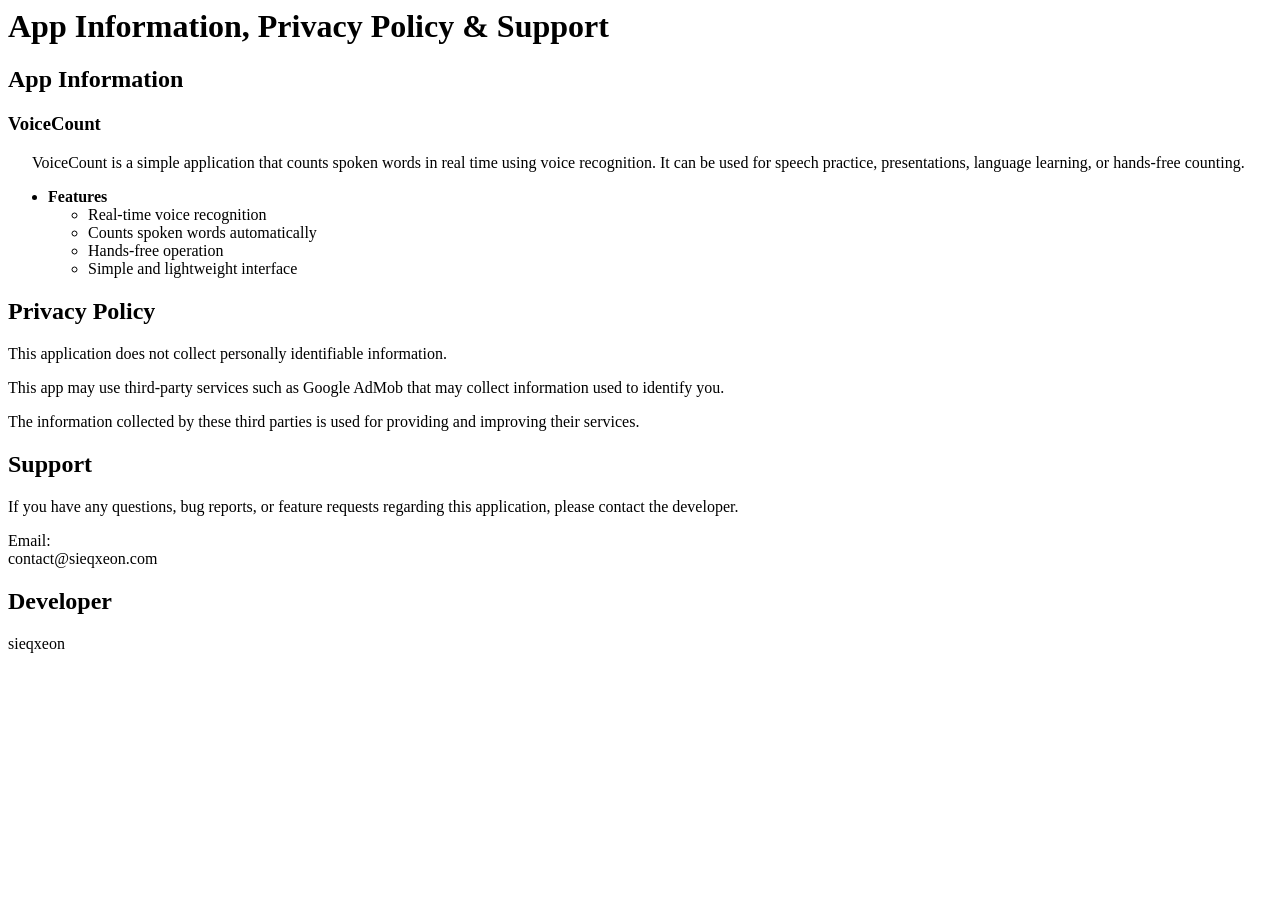
<file: index.html>
<html>
<head>
<meta charset="utf-8">
<title>Policy, Support & App Information</title>
</head>

<body>

<h1>App Information, Privacy Policy & Support</h1>

<h2>App Information</h2>

<h3>VoiceCount</h3>

<p style="text-indent:1.5em;">
VoiceCount is a simple application that counts spoken words in real time using voice recognition.
It can be used for speech practice, presentations, language learning, or hands-free counting.
</p>

<ul>
<li><b>Features</b>
    <ul>
        <li>Real-time voice recognition</li>
        <li>Counts spoken words automatically</li>
        <li>Hands-free operation</li>
        <li>Simple and lightweight interface</li>
    </ul>
</li>
</ul>

<h2>Privacy Policy</h2>

<p>This application does not collect personally identifiable information.</p>

<p>This app may use third-party services such as Google AdMob that may collect information used to identify you.</p>

<p>The information collected by these third parties is used for providing and improving their services.</p>

<h2>Support</h2>

<p>If you have any questions, bug reports, or feature requests regarding this application, please contact the developer.</p>

<p>Email:<br>
contact@sieqxeon.com
</p>

<h2>Developer</h2>

<p>sieqxeon</p>

</body>
</html>
</file>
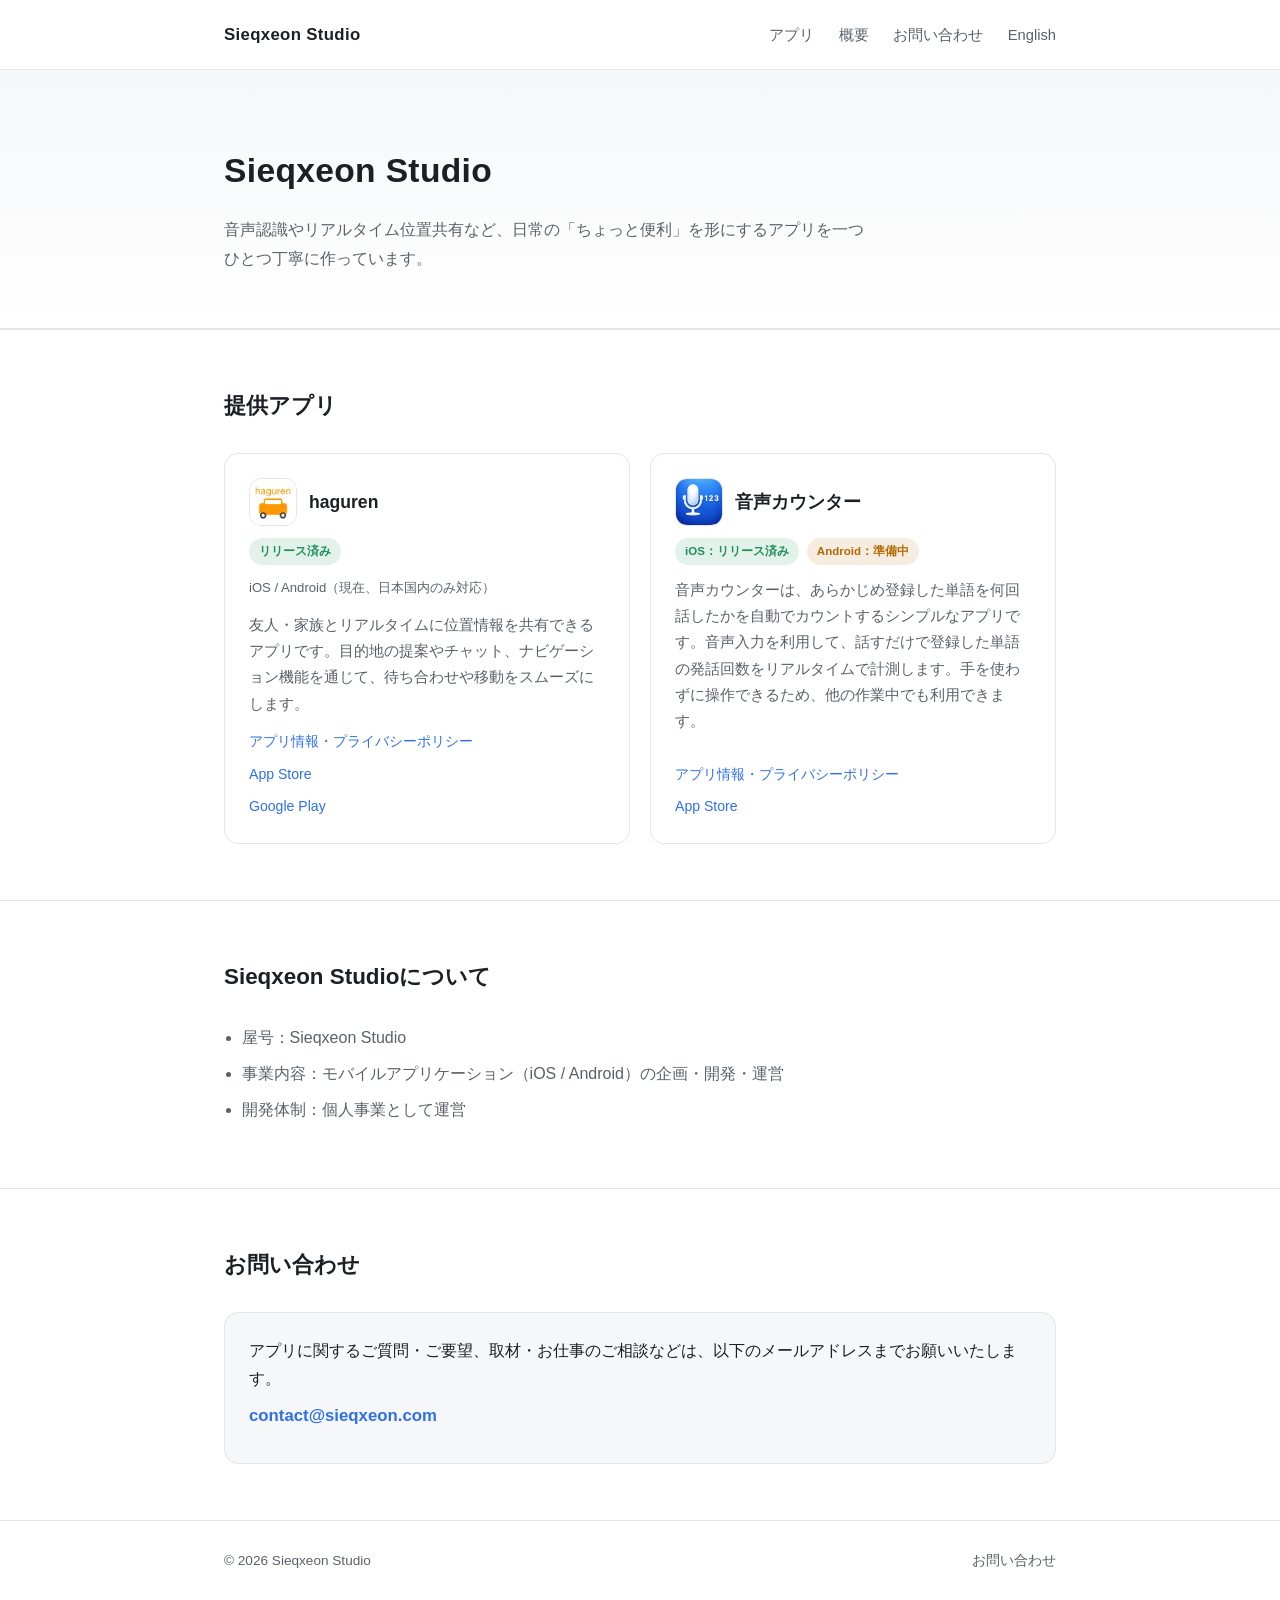
<file: studio/index.html>
<!DOCTYPE html>
<html lang="ja">
<head>
<meta charset="UTF-8">
<meta name="viewport" content="width=device-width, initial-scale=1.0">
<title>Sieqxeon Studio</title>
<meta name="description" content="Sieqxeon Studioは、iOS/Androidアプリを開発・提供する個人開発スタジオです。">
<link rel="canonical" href="https://sieqxeon.com/">
<link rel="stylesheet" href="style.css">
</head>
<body>

<header class="site-header">
  <div class="wrap">
    <div class="brand">Sieqxeon Studio</div>
    <nav class="site-nav">
      <a href="#apps">アプリ</a>
      <a href="#about">概要</a>
      <a href="#contact">お問い合わせ</a>
      <a href="en/index.html">English</a>
    </nav>
  </div>
</header>

<section class="hero">
  <div class="wrap">
    <h1>Sieqxeon Studio</h1>
    <p>音声認識やリアルタイム位置共有など、日常の「ちょっと便利」を形にするアプリを一つひとつ丁寧に作っています。</p>
  </div>
</section>

<section id="apps">
  <div class="wrap">
    <h2>提供アプリ</h2>
    <div class="app-grid">

      <div class="app-card">
        <div class="app-head">
          <img src="images/haguren-icon.png" alt="hagurenのアイコン" class="app-icon">
          <h3>haguren</h3>
        </div>
        <span class="badge live">リリース済み</span>
        <p class="platforms">iOS / Android（現在、日本国内のみ対応）</p>
        <p>友人・家族とリアルタイムに位置情報を共有できるアプリです。目的地の提案やチャット、ナビゲーション機能を通じて、待ち合わせや移動をスムーズにします。</p>
        <div class="app-links">
          <a href="../privacy-policy/haguren.html">アプリ情報・プライバシーポリシー</a>
          <a href="https://apps.apple.com/jp/app/haguren/id6762538890">App Store</a>
          <a href="https://play.google.com/store/apps/details?id=com.sieq.haguren">Google Play</a>
        </div>
      </div>

      <div class="app-card">
        <div class="app-head">
          <img src="images/voice-word-count-icon.png" alt="音声カウンターのアイコン" class="app-icon">
          <h3>音声カウンター</h3>
        </div>
        <div class="platform-status">
          <span class="badge live">iOS：リリース済み</span>
          <span class="badge soon">Android：準備中</span>
        </div>
        <p>音声カウンターは、あらかじめ登録した単語を何回話したかを自動でカウントするシンプルなアプリです。音声入力を利用して、話すだけで登録した単語の発話回数をリアルタイムで計測します。手を使わずに操作できるため、他の作業中でも利用できます。</p>
        <div class="app-links">
          <!-- 登録済みの英語ページ(../index.html)にリンクしています。日本語版ページは廃止しました -->
          <a href="../index.html">アプリ情報・プライバシーポリシー</a>
          <a href="https://apps.apple.com/jp/app/%E9%9F%B3%E5%A3%B0%E3%82%AB%E3%82%A6%E3%83%B3%E3%82%BF%E3%83%BC/id6759959261">App Store</a>
        </div>
      </div>

    </div>
  </div>
</section>

<section id="about">
  <div class="wrap">
    <h2>Sieqxeon Studioについて</h2>
    <ul class="about-list">
      <li>屋号：Sieqxeon Studio</li>
      <li>事業内容：モバイルアプリケーション（iOS / Android）の企画・開発・運営</li>
      <li>開発体制：個人事業として運営</li>
    </ul>
  </div>
</section>

<section id="contact">
  <div class="wrap">
    <h2>お問い合わせ</h2>
    <div class="contact-box">
      <p>アプリに関するご質問・ご要望、取材・お仕事のご相談などは、以下のメールアドレスまでお願いいたします。</p>
      <p class="email"><a href="mailto:contact@sieqxeon.com">contact@sieqxeon.com</a></p>
    </div>
  </div>
</section>

<footer class="site-footer">
  <div class="wrap">
    <span>&copy; <span id="year"></span> Sieqxeon Studio</span>
    <a href="mailto:contact@sieqxeon.com">お問い合わせ</a>
  </div>
</footer>

<script>
  document.getElementById('year').textContent = new Date().getFullYear();
</script>

</body>
</html>
</file>
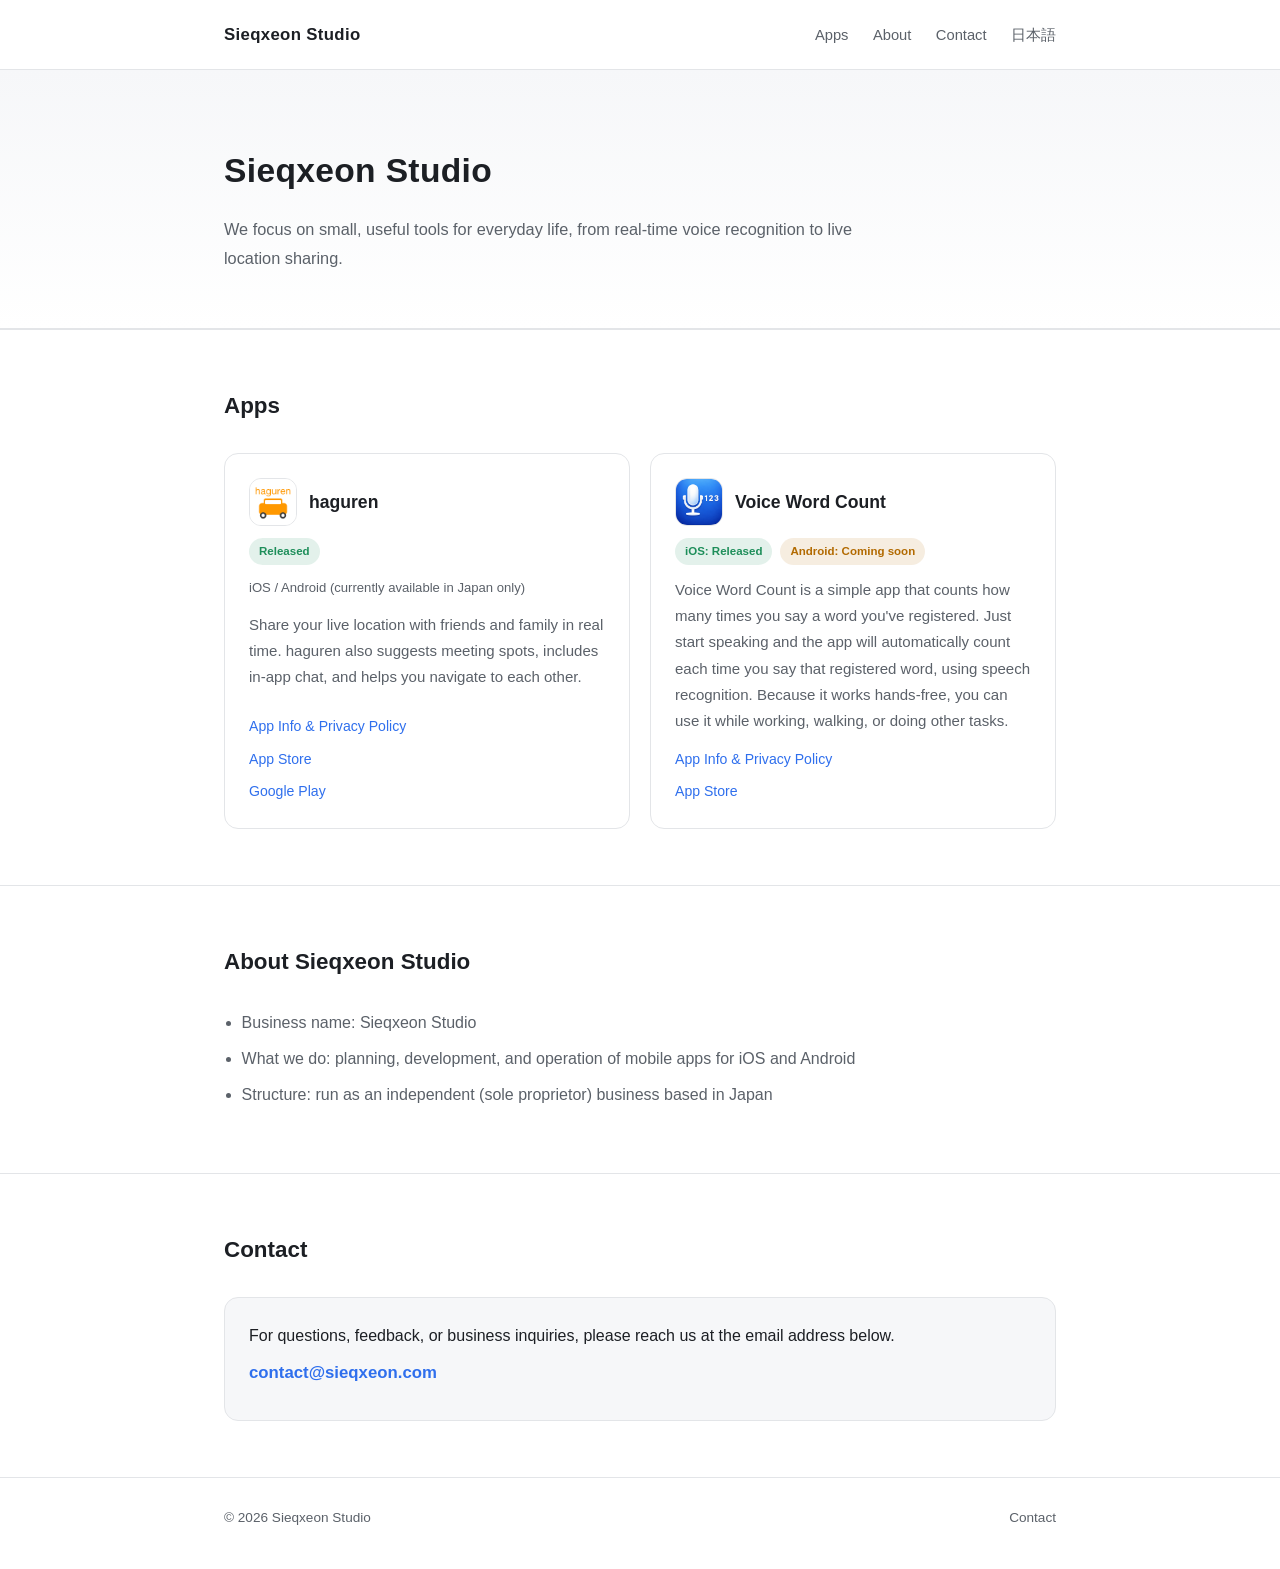
<file: studio/en/index.html>
<!DOCTYPE html>
<html lang="en">
<head>
<meta charset="UTF-8">
<meta name="viewport" content="width=device-width, initial-scale=1.0">
<title>Sieqxeon Studio</title>
<meta name="description" content="Sieqxeon Studio is an independent mobile app studio building iOS and Android apps.">
<link rel="canonical" href="https://sieqxeon.com/en/">
<link rel="stylesheet" href="../style.css">
</head>
<body>

<header class="site-header">
  <div class="wrap">
    <div class="brand">Sieqxeon Studio</div>
    <nav class="site-nav">
      <a href="#apps">Apps</a>
      <a href="#about">About</a>
      <a href="#contact">Contact</a>
      <a href="../index.html">日本語</a>
    </nav>
  </div>
</header>

<section class="hero">
  <div class="wrap">
    <h1>Sieqxeon Studio</h1>
    <p>We focus on small, useful tools for everyday life, from real-time voice recognition to live location sharing.</p>
  </div>
</section>

<section id="apps">
  <div class="wrap">
    <h2>Apps</h2>
    <div class="app-grid">

      <div class="app-card">
        <div class="app-head">
          <img src="../images/haguren-icon.png" alt="haguren app icon" class="app-icon">
          <h3>haguren</h3>
        </div>
        <span class="badge live">Released</span>
        <p class="platforms">iOS / Android (currently available in Japan only)</p>
        <p>Share your live location with friends and family in real time. haguren also suggests meeting spots, includes in-app chat, and helps you navigate to each other.</p>
        <div class="app-links">
          <a href="../../privacy-policy/haguren.html">App Info &amp; Privacy Policy</a>
          <a href="https://apps.apple.com/jp/app/haguren/id6762538890">App Store</a>
          <a href="https://play.google.com/store/apps/details?id=com.sieq.haguren">Google Play</a>
        </div>
      </div>

      <div class="app-card">
        <div class="app-head">
          <img src="../images/voice-word-count-icon.png" alt="Voice Word Count app icon" class="app-icon">
          <h3>Voice Word Count</h3>
        </div>
        <div class="platform-status">
          <span class="badge live">iOS: Released</span>
          <span class="badge soon">Android: Coming soon</span>
        </div>
        <p>Voice Word Count is a simple app that counts how many times you say a word you've registered. Just start speaking and the app will automatically count each time you say that registered word, using speech recognition. Because it works hands-free, you can use it while working, walking, or doing other tasks.</p>
        <div class="app-links">
          <!-- Uses the existing privacy policy URL already registered with App Store Connect / Google Play Console -->
          <a href="../../index.html">App Info &amp; Privacy Policy</a>
          <a href="https://apps.apple.com/us/app/id6759959261">App Store</a>
        </div>
      </div>

    </div>
  </div>
</section>

<section id="about">
  <div class="wrap">
    <h2>About Sieqxeon Studio</h2>
    <ul class="about-list">
      <li>Business name: Sieqxeon Studio</li>
      <li>What we do: planning, development, and operation of mobile apps for iOS and Android</li>
      <li>Structure: run as an independent (sole proprietor) business based in Japan</li>
    </ul>
  </div>
</section>

<section id="contact">
  <div class="wrap">
    <h2>Contact</h2>
    <div class="contact-box">
      <p>For questions, feedback, or business inquiries, please reach us at the email address below.</p>
      <p class="email"><a href="mailto:contact@sieqxeon.com">contact@sieqxeon.com</a></p>
    </div>
  </div>
</section>

<footer class="site-footer">
  <div class="wrap">
    <span>&copy; <span id="year"></span> Sieqxeon Studio</span>
    <a href="mailto:contact@sieqxeon.com">Contact</a>
  </div>
</footer>

<script>
  document.getElementById('year').textContent = new Date().getFullYear();
</script>

</body>
</html>
</file>
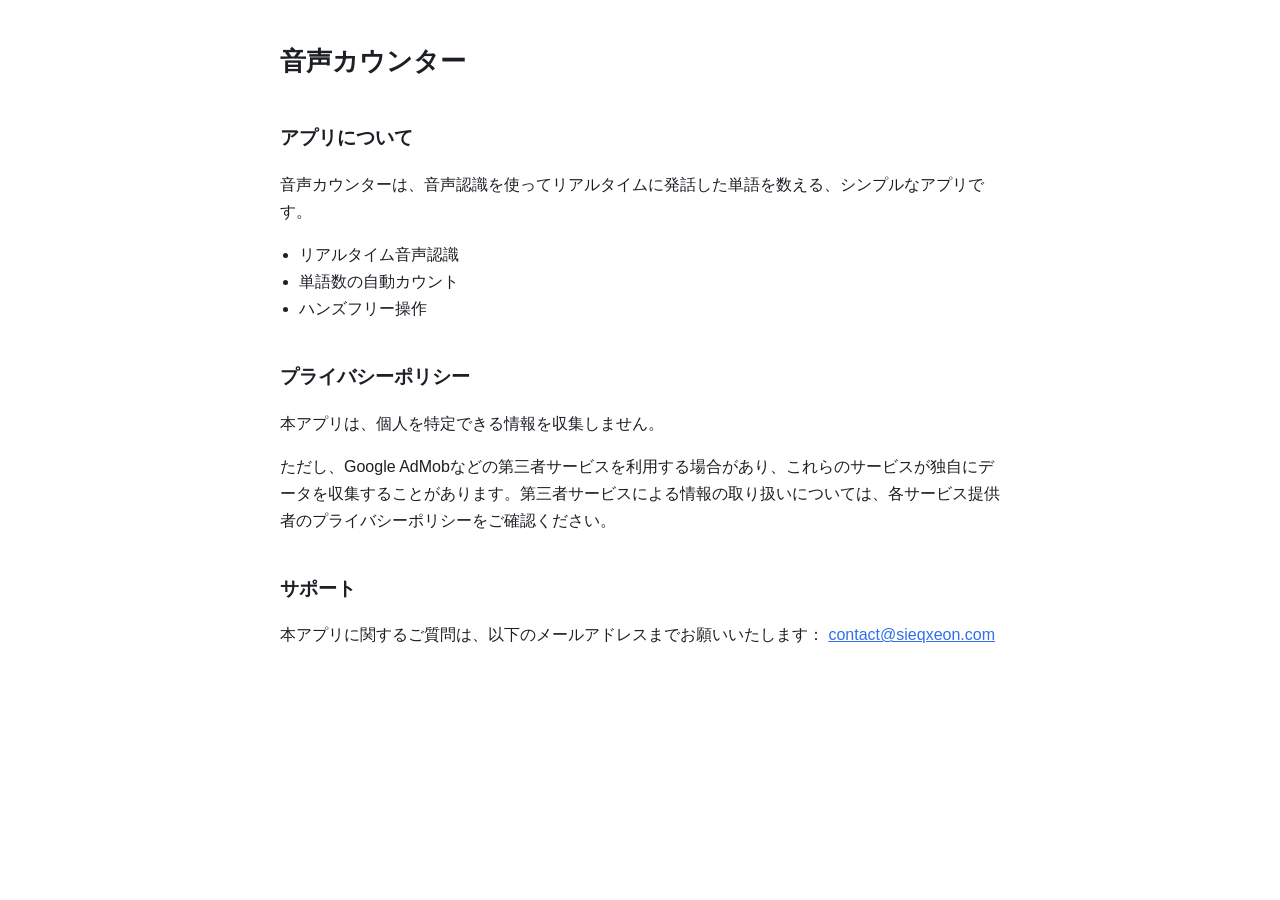
<file: voicecount-ja.html>
<!DOCTYPE html>
<html lang="ja">
<head>
<meta charset="UTF-8">
<meta name="viewport" content="width=device-width, initial-scale=1.0">
<title>音声カウンター - プライバシーポリシー</title>
<style>
  body {
    font-family: -apple-system, BlinkMacSystemFont, "Hiragino Sans", "Yu Gothic UI", "Segoe UI", Roboto, sans-serif;
    max-width: 720px;
    margin: 40px auto;
    padding: 0 20px;
    line-height: 1.7;
    color: #1c1f24;
  }
  h1 { font-size: 1.6rem; }
  h2 { font-size: 1.2rem; margin-top: 2em; }
  ul { padding-left: 1.2em; }
  a { color: #2f6fed; }
</style>
</head>
<body>

<h1>音声カウンター</h1>

<h2>アプリについて</h2>
<p>音声カウンターは、音声認識を使ってリアルタイムに発話した単語を数える、シンプルなアプリです。</p>
<ul>
  <li>リアルタイム音声認識</li>
  <li>単語数の自動カウント</li>
  <li>ハンズフリー操作</li>
</ul>

<h2>プライバシーポリシー</h2>
<p>本アプリは、個人を特定できる情報を収集しません。</p>
<p>ただし、Google AdMobなどの第三者サービスを利用する場合があり、これらのサービスが独自にデータを収集することがあります。第三者サービスによる情報の取り扱いについては、各サービス提供者のプライバシーポリシーをご確認ください。</p>

<h2>サポート</h2>
<p>本アプリに関するご質問は、以下のメールアドレスまでお願いいたします： <a href="mailto:contact@sieqxeon.com">contact@sieqxeon.com</a></p>

</body>
</html>
</file>
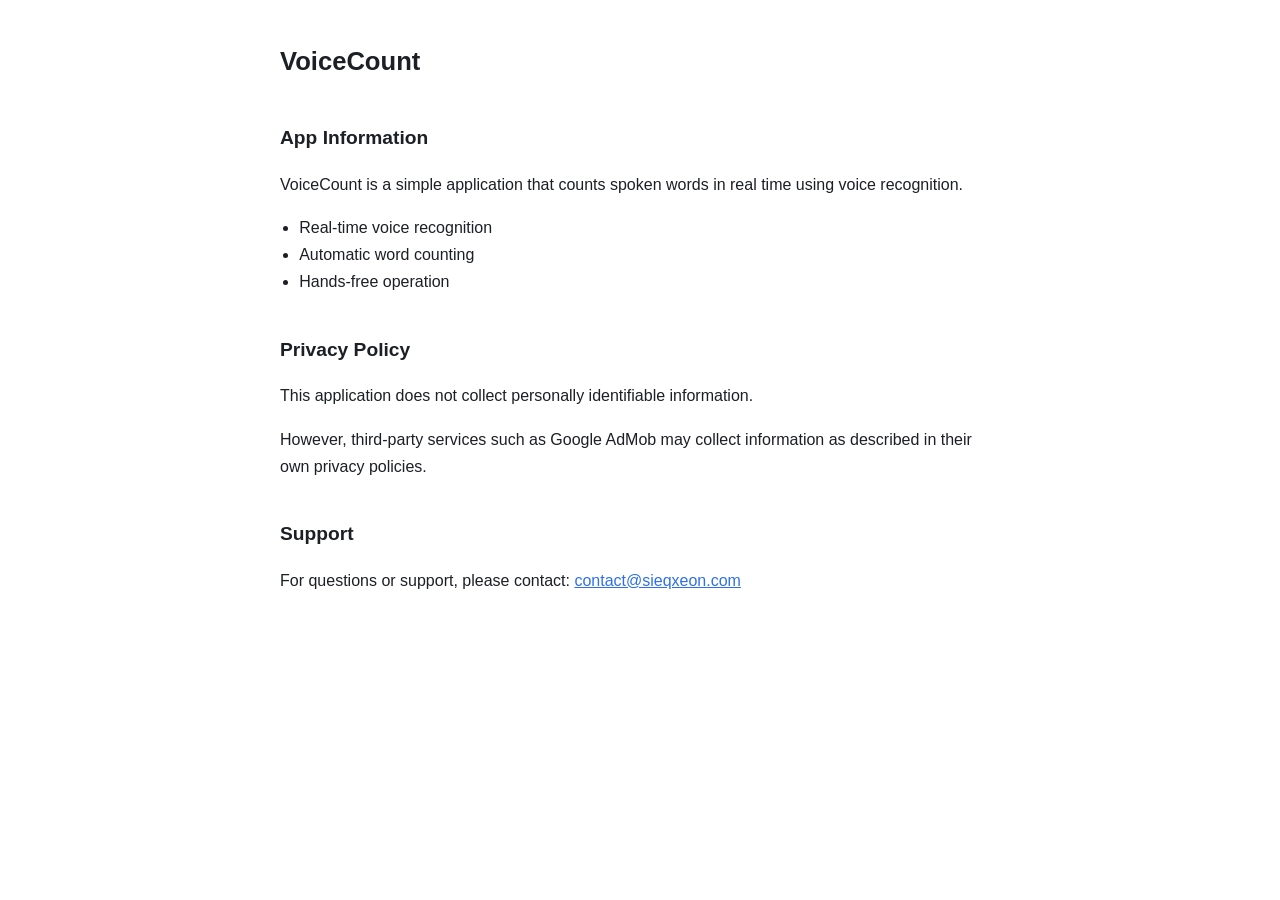
<file: voicecount.html>
<!DOCTYPE html>
<html lang="en">
<head>
<meta charset="UTF-8">
<meta name="viewport" content="width=device-width, initial-scale=1.0">
<title>VoiceCount - Privacy Policy</title>
<style>
  body {
    font-family: -apple-system, BlinkMacSystemFont, "Hiragino Sans", "Segoe UI", Roboto, sans-serif;
    max-width: 720px;
    margin: 40px auto;
    padding: 0 20px;
    line-height: 1.7;
    color: #1c1f24;
  }
  h1 { font-size: 1.6rem; }
  h2 { font-size: 1.2rem; margin-top: 2em; }
  ul { padding-left: 1.2em; }
  a { color: #2f6fed; }
</style>
</head>
<body>

<h1>VoiceCount</h1>

<h2>App Information</h2>
<p>VoiceCount is a simple application that counts spoken words in real time using voice recognition.</p>
<ul>
  <li>Real-time voice recognition</li>
  <li>Automatic word counting</li>
  <li>Hands-free operation</li>
</ul>

<h2>Privacy Policy</h2>
<p>This application does not collect personally identifiable information.</p>
<p>However, third-party services such as Google AdMob may collect information as described in their own privacy policies.</p>

<h2>Support</h2>
<p>For questions or support, please contact: <a href="mailto:contact@sieqxeon.com">contact@sieqxeon.com</a></p>

</body>
</html>
</file>
<file: studio/style.css>
:root {
  --color-bg: #ffffff;
  --color-bg-alt: #f6f7f9;
  --color-text: #1c1f24;
  --color-text-muted: #5b6169;
  --color-border: #e3e5e8;
  --color-accent: #2f6fed;
  --color-accent-dark: #1f4fb0;
  --color-badge-live: #1e8e5a;
  --color-badge-soon: #b26a00;
  --max-width: 880px;
  --radius: 14px;
}

* {
  box-sizing: border-box;
}

html {
  scroll-behavior: smooth;
}

body {
  margin: 0;
  font-family: -apple-system, BlinkMacSystemFont, "Hiragino Sans", "Yu Gothic UI",
    "Segoe UI", Roboto, sans-serif;
  color: var(--color-text);
  background: var(--color-bg);
  line-height: 1.75;
  -webkit-font-smoothing: antialiased;
}

a {
  color: var(--color-accent);
  text-decoration: none;
}

a:hover {
  text-decoration: underline;
}

.wrap {
  max-width: var(--max-width);
  margin: 0 auto;
  padding: 0 24px;
}

header.site-header {
  border-bottom: 1px solid var(--color-border);
  padding: 20px 0;
}

header.site-header .wrap {
  display: flex;
  align-items: center;
  justify-content: space-between;
}

.brand {
  font-weight: 700;
  font-size: 1.05rem;
  letter-spacing: 0.02em;
  color: var(--color-text);
}

nav.site-nav a {
  margin-left: 20px;
  color: var(--color-text-muted);
  font-size: 0.92rem;
}

nav.site-nav a:hover {
  color: var(--color-accent);
}

.hero {
  padding: 72px 0 56px;
  border-bottom: 1px solid var(--color-border);
  background: linear-gradient(180deg, var(--color-bg-alt), var(--color-bg));
}

.hero h1 {
  font-size: 2.1rem;
  margin: 0 0 14px;
  letter-spacing: 0.01em;
}

.hero p {
  color: var(--color-text-muted);
  font-size: 1.02rem;
  max-width: 640px;
  margin: 0;
}

section {
  padding: 56px 0;
}

section + section {
  border-top: 1px solid var(--color-border);
}

section h2 {
  font-size: 1.4rem;
  margin: 0 0 28px;
}

.app-grid {
  display: grid;
  grid-template-columns: 1fr;
  gap: 20px;
}

@media (min-width: 640px) {
  .app-grid {
    grid-template-columns: 1fr 1fr;
  }
}

.app-card {
  border: 1px solid var(--color-border);
  border-radius: var(--radius);
  padding: 24px;
  background: var(--color-bg);
  display: flex;
  flex-direction: column;
  gap: 12px;
}

.app-card h3 {
  margin: 0;
  font-size: 1.1rem;
}

.app-head {
  display: flex;
  align-items: center;
  gap: 12px;
}

.app-icon {
  width: 48px;
  height: 48px;
  border-radius: 12px;
  flex-shrink: 0;
  object-fit: cover;
  background: var(--color-bg-alt);
  border: 1px solid var(--color-border);
}

.badge {
  display: inline-block;
  font-size: 0.72rem;
  font-weight: 600;
  padding: 3px 10px;
  border-radius: 999px;
  width: fit-content;
}

.badge.live {
  background: rgba(30, 142, 90, 0.12);
  color: var(--color-badge-live);
}

.badge.soon {
  background: rgba(178, 106, 0, 0.12);
  color: var(--color-badge-soon);
}

.platform-status {
  display: flex;
  flex-wrap: wrap;
  gap: 8px;
}

.app-card p {
  margin: 0;
  color: var(--color-text-muted);
  font-size: 0.94rem;
}

.app-card .platforms {
  font-size: 0.82rem;
  color: var(--color-text-muted);
}

.app-links {
  margin-top: auto;
  display: flex;
  flex-direction: column;
  gap: 8px;
  font-size: 0.88rem;
}

.about-list {
  padding-left: 1.1em;
  color: var(--color-text-muted);
  margin: 0;
}

.about-list li {
  margin-bottom: 8px;
}

.contact-box {
  border: 1px solid var(--color-border);
  border-radius: var(--radius);
  padding: 24px;
  background: var(--color-bg-alt);
}

.contact-box p {
  margin: 0 0 8px;
}

.contact-box .email {
  font-size: 1.05rem;
  font-weight: 600;
}

footer.site-footer {
  border-top: 1px solid var(--color-border);
  padding: 28px 0 40px;
  color: var(--color-text-muted);
  font-size: 0.85rem;
}

footer.site-footer .wrap {
  display: flex;
  flex-wrap: wrap;
  gap: 6px 18px;
  justify-content: space-between;
  align-items: center;
}

footer.site-footer a {
  color: var(--color-text-muted);
}

.doc-page section {
  padding: 40px 0;
}

.doc-page h1 {
  font-size: 1.6rem;
  margin: 40px 0 8px;
}

.doc-page .lead {
  color: var(--color-text-muted);
  margin-bottom: 0;
}

table.tokushoho {
  width: 100%;
  border-collapse: collapse;
  margin-top: 8px;
}

table.tokushoho th,
table.tokushoho td {
  text-align: left;
  padding: 14px 12px;
  border-top: 1px solid var(--color-border);
  vertical-align: top;
}

table.tokushoho th {
  width: 32%;
  color: var(--color-text-muted);
  font-weight: 600;
  font-size: 0.92rem;
}

.placeholder {
  color: var(--color-badge-soon);
  background: rgba(178, 106, 0, 0.1);
  padding: 1px 6px;
  border-radius: 4px;
  font-size: 0.92em;
}

.back-link {
  display: inline-block;
  margin-top: 32px;
  font-size: 0.9rem;
}
</file>
